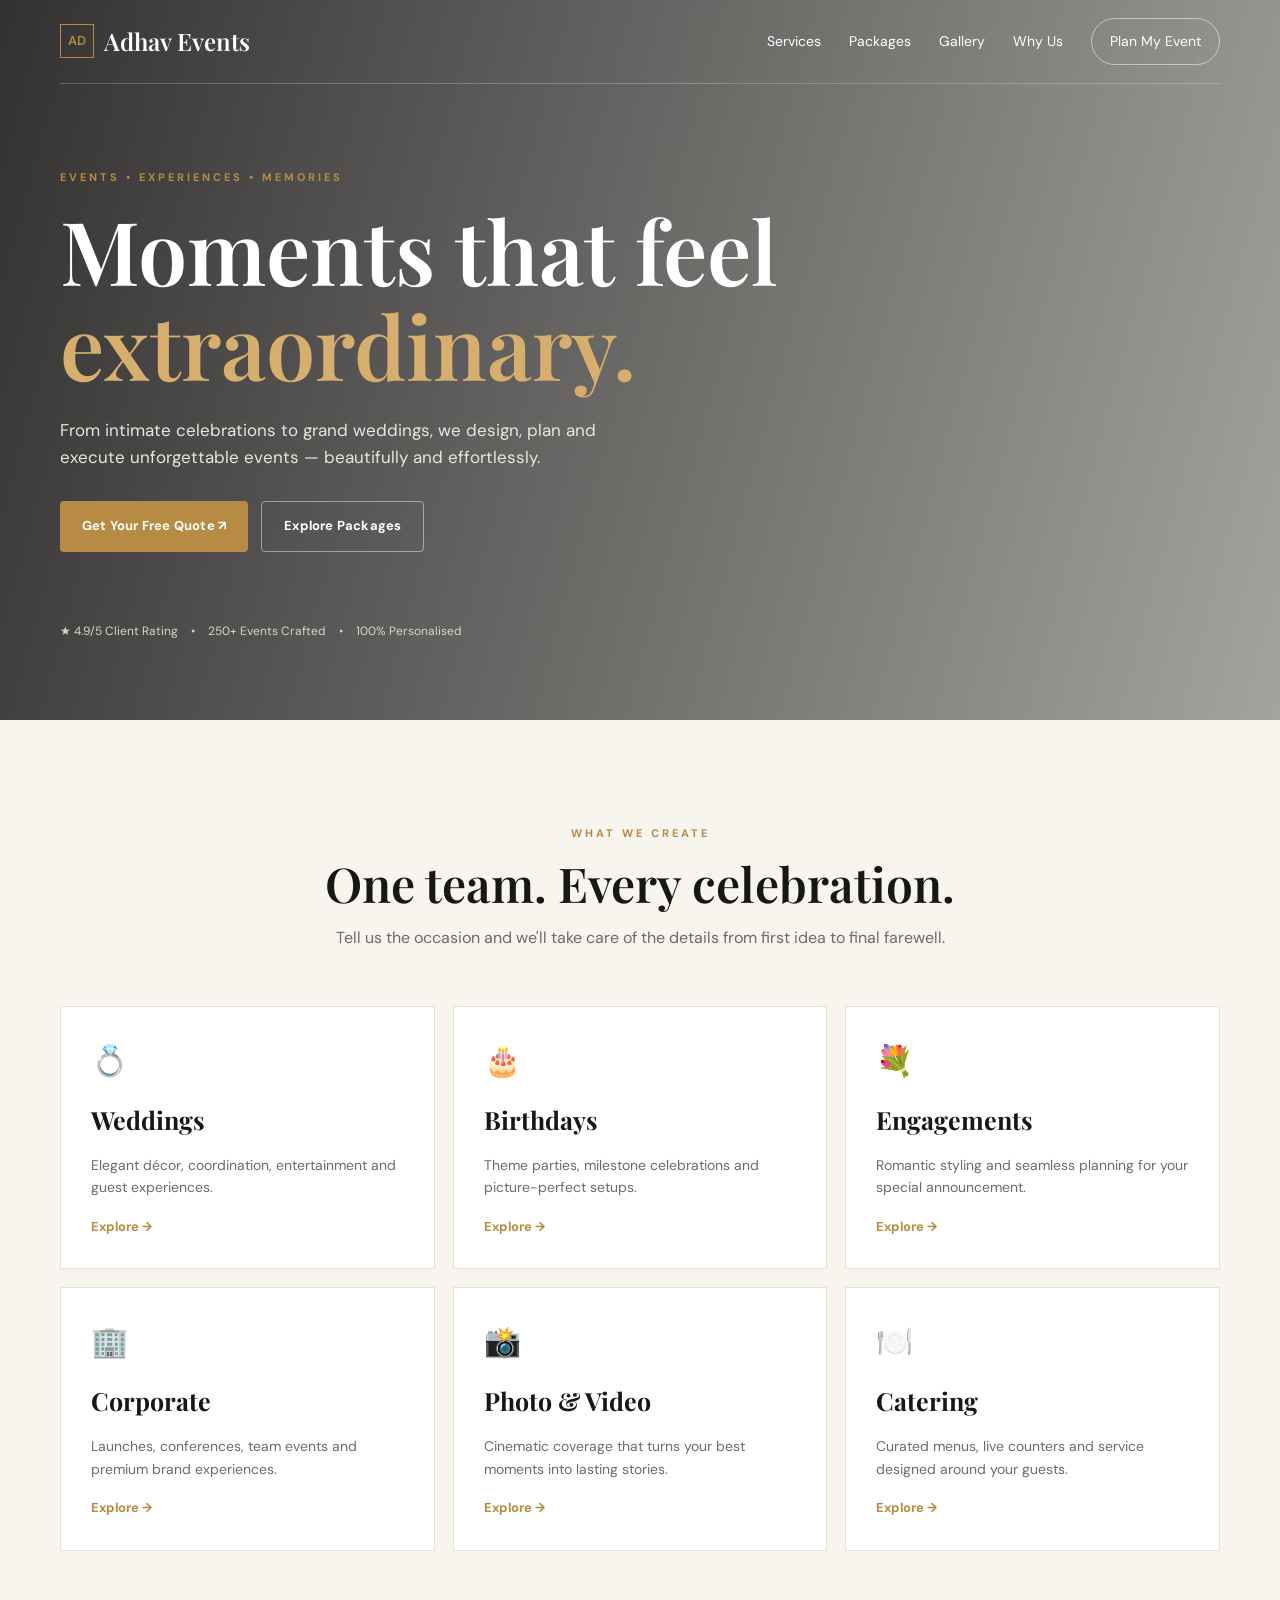
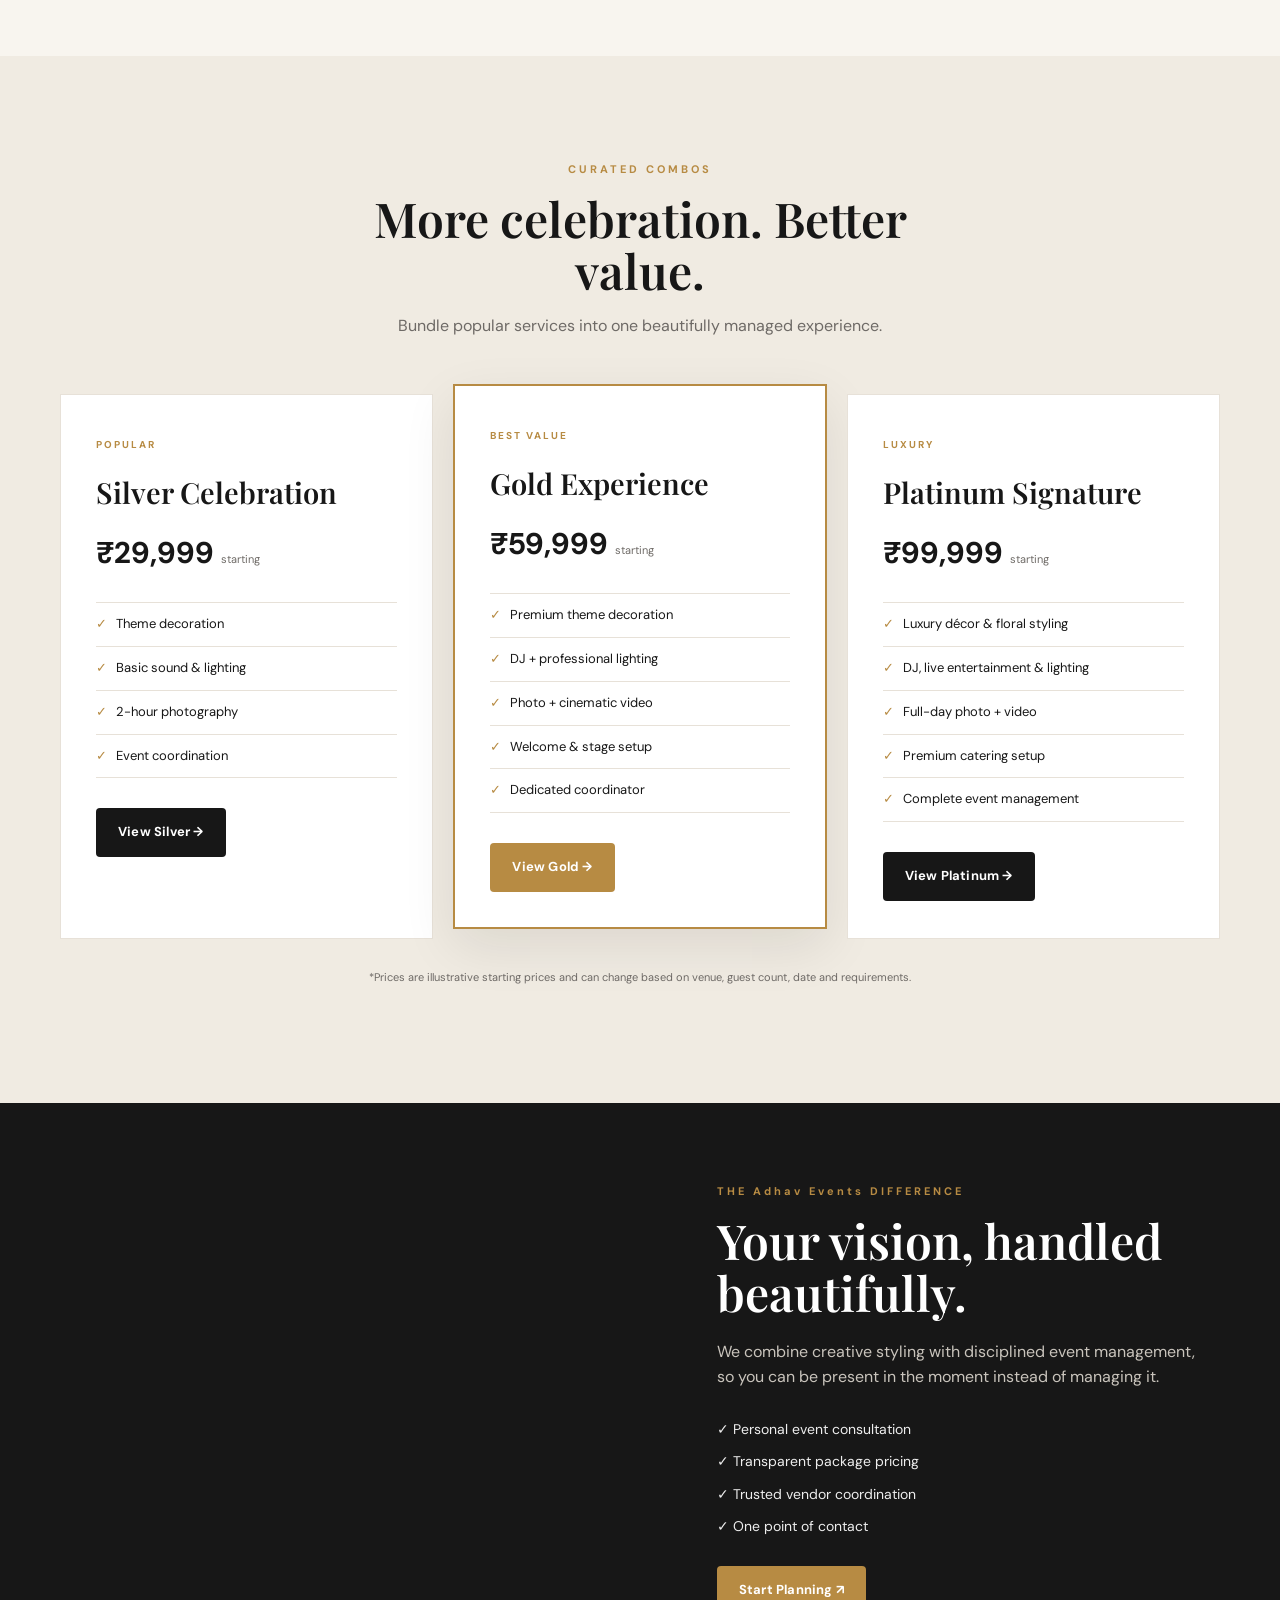
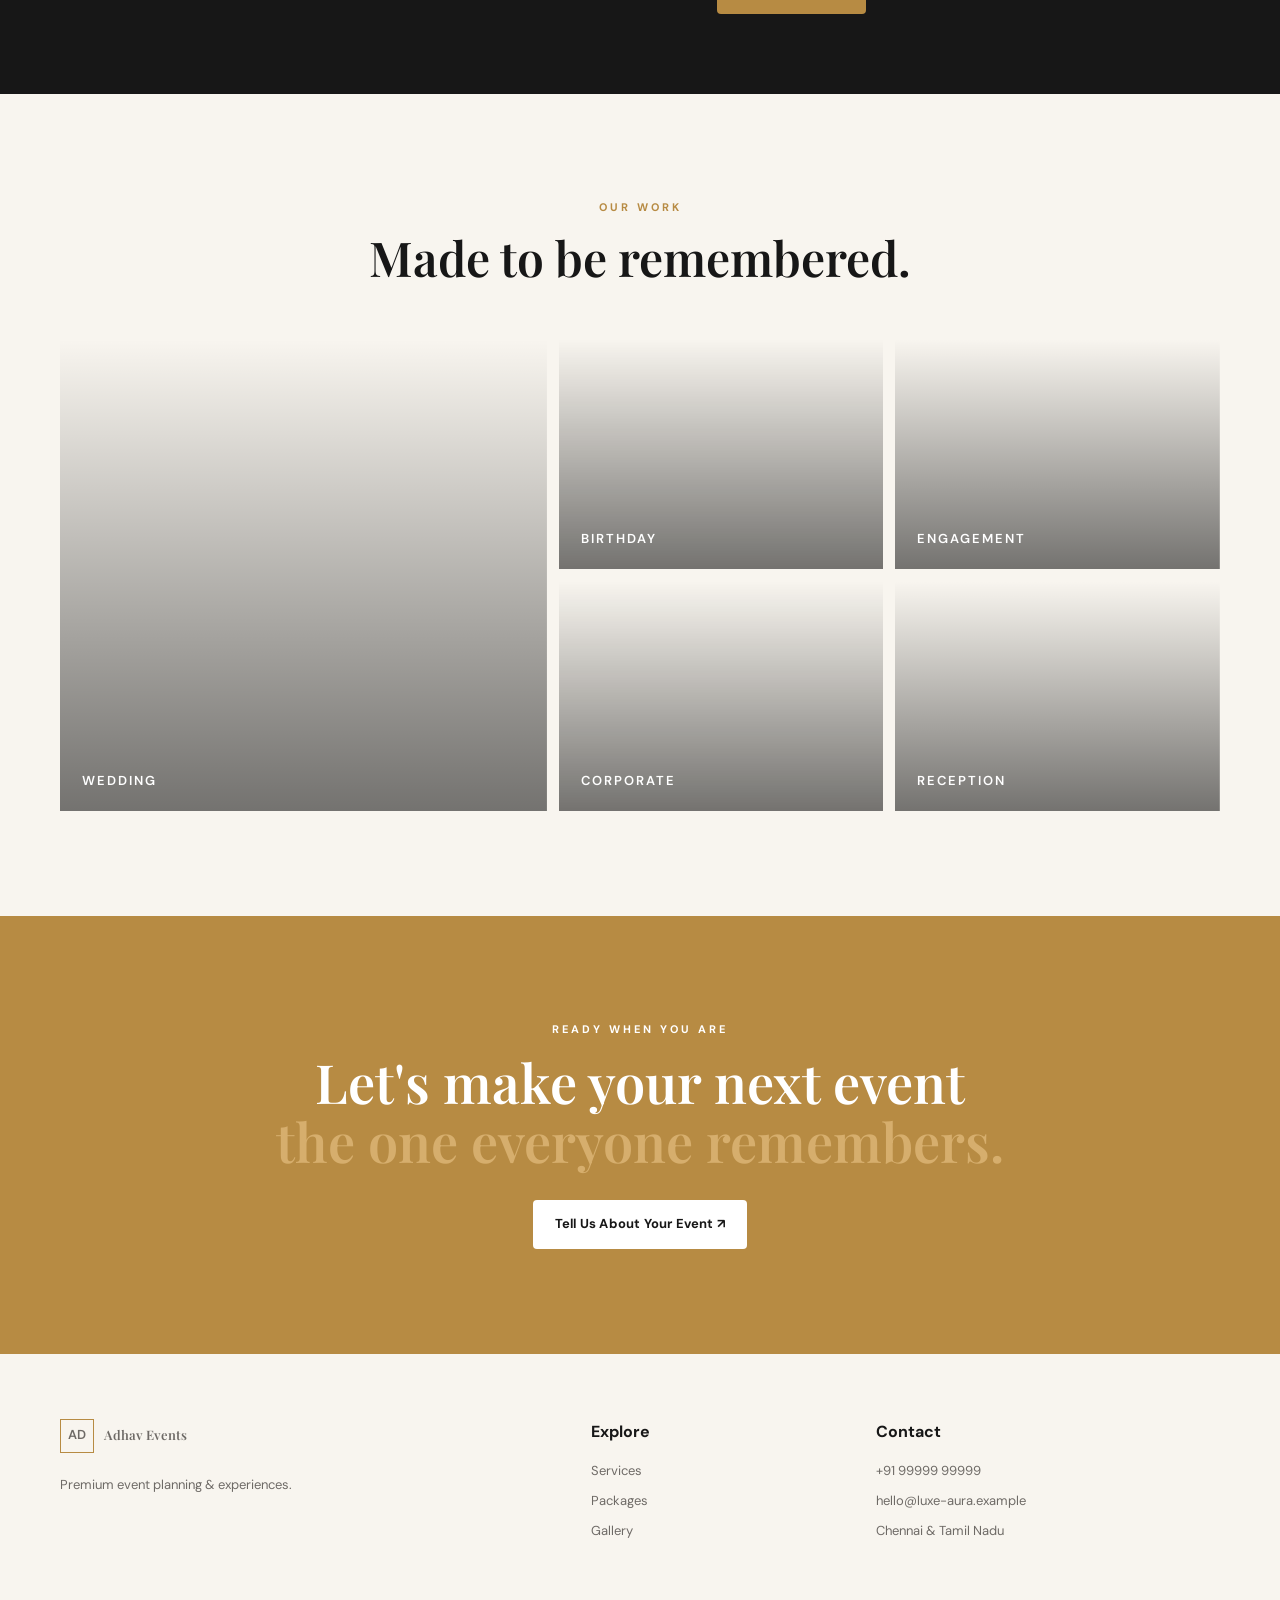
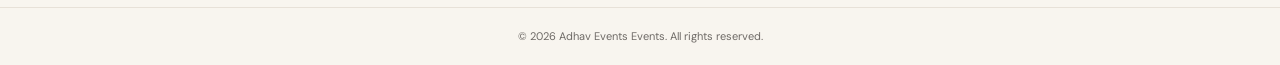
<file: index.html>
<!DOCTYPE html>
<html lang="en">
<head>
  <meta charset="UTF-8">
  <meta name="viewport" content="width=device-width, initial-scale=1.0">
  <meta name="description" content="Adhav Events — Event planning, decoration, catering and entertainment.">
  <title>Adhav Events | Make Every Moment Extraordinary</title>
  <link rel="preconnect" href="https://fonts.googleapis.com">
  <link rel="preconnect" href="https://fonts.gstatic.com" crossorigin>
  <link href="https://fonts.googleapis.com/css2?family=DM+Sans:wght@400;500;600;700&family=Playfair+Display:wght@500;600;700&display=swap" rel="stylesheet">
  <link rel="stylesheet" href="style.css">
</head>
<body>
<header class="site-header">
  <div class="container nav">
    <a class="brand" href="index.html"><span>AD</span> Adhav Events</a>
    <button class="menu-toggle" aria-label="Open menu">☰</button>
    <nav id="mainNav">
      <a href="#services">Services</a>
      <a href="#packages">Packages</a>
      <a href="#gallery">Gallery</a>
      <a href="#about">Why Us</a>
      <a class="nav-cta" href="https://forms.google.com/" target="_blank" rel="noopener">Plan My Event</a>
    </nav>
  </div>
</header>

<main>
<section class="hero">
  <div class="hero-overlay"></div>
  <div class="container hero-content">
    <p class="eyebrow">EVENTS • EXPERIENCES • MEMORIES</p>
    <h1>Moments that feel<br><em>extraordinary.</em></h1>
    <p class="hero-copy">From intimate celebrations to grand weddings, we design, plan and execute unforgettable events — beautifully and effortlessly.</p>
    <div class="hero-actions">
      <a class="btn btn-primary" href="https://forms.google.com/" target="_blank" rel="noopener">Get Your Free Quote ↗</a>
      <a class="btn btn-ghost" href="#packages">Explore Packages</a>
    </div>
    <div class="trust-row"><span>★ 4.9/5 Client Rating</span><span>•</span><span>250+ Events Crafted</span><span>•</span><span>100% Personalised</span></div>
  </div>
</section>

<section class="section" id="services">
  <div class="container">
    <div class="section-heading"><p class="eyebrow">WHAT WE CREATE</p><h2>One team. Every celebration.</h2><p>Tell us the occasion and we'll take care of the details from first idea to final farewell.</p></div>
    <div class="service-grid">
      <article class="service-card"><div class="icon">💍</div><h3>Weddings</h3><p>Elegant décor, coordination, entertainment and guest experiences.</p><a href="weddings.html">Explore →</a></article>
      <article class="service-card"><div class="icon">🎂</div><h3>Birthdays</h3><p>Theme parties, milestone celebrations and picture-perfect setups.</p><a href="birthdays.html">Explore →</a></article>
      <article class="service-card"><div class="icon">💐</div><h3>Engagements</h3><p>Romantic styling and seamless planning for your special announcement.</p><a href="engagements.html">Explore →</a></article>
      <article class="service-card"><div class="icon">🏢</div><h3>Corporate</h3><p>Launches, conferences, team events and premium brand experiences.</p><a href="corporate.html">Explore →</a></article>
      <article class="service-card"><div class="icon">📸</div><h3>Photo & Video</h3><p>Cinematic coverage that turns your best moments into lasting stories.</p><a href="photo-video.html">Explore →</a></article>
      <article class="service-card"><div class="icon">🍽️</div><h3>Catering</h3><p>Curated menus, live counters and service designed around your guests.</p><a href="catering.html">Explore →</a></article>
    </div>
  </div>
</section>

<section class="section packages" id="packages">
  <div class="container">
    <div class="section-heading"><p class="eyebrow">CURATED COMBOS</p><h2>More celebration. Better value.</h2><p>Bundle popular services into one beautifully managed experience.</p></div>
    <div class="package-grid">
      <article class="package-card"><span class="tag">POPULAR</span><h3>Silver Celebration</h3><div class="price">₹29,999 <small>starting</small></div><ul><li>Theme decoration</li><li>Basic sound & lighting</li><li>2-hour photography</li><li>Event coordination</li></ul><a class="btn btn-dark" href="silver.html">View Silver →</a></article>
      <article class="package-card featured"><span class="tag">BEST VALUE</span><h3>Gold Experience</h3><div class="price">₹59,999 <small>starting</small></div><ul><li>Premium theme decoration</li><li>DJ + professional lighting</li><li>Photo + cinematic video</li><li>Welcome & stage setup</li><li>Dedicated coordinator</li></ul><a class="btn btn-primary" href="gold.html">View Gold →</a></article>
      <article class="package-card"><span class="tag">LUXURY</span><h3>Platinum Signature</h3><div class="price">₹99,999 <small>starting</small></div><ul><li>Luxury décor & floral styling</li><li>DJ, live entertainment & lighting</li><li>Full-day photo + video</li><li>Premium catering setup</li><li>Complete event management</li></ul><a class="btn btn-dark" href="platinum.html">View Platinum →</a></article>
    </div>
    <p class="package-note">*Prices are illustrative starting prices and can change based on venue, guest count, date and requirements.</p>
  </div>
</section>

<section class="split-section" id="about">
  <div class="split-image"></div>
  <div class="split-copy"><p class="eyebrow">THE Adhav Events DIFFERENCE</p><h2>Your vision, handled beautifully.</h2><p>We combine creative styling with disciplined event management, so you can be present in the moment instead of managing it.</p><div class="checks"><span>✓ Personal event consultation</span><span>✓ Transparent package pricing</span><span>✓ Trusted vendor coordination</span><span>✓ One point of contact</span></div><a class="btn btn-primary" href="https://forms.google.com/" target="_blank" rel="noopener">Start Planning ↗</a></div>
</section>

<section class="section" id="gallery">
  <div class="container">
    <div class="section-heading"><p class="eyebrow">OUR WORK</p><h2>Made to be remembered.</h2></div>
    <div class="gallery-grid">
      <div class="gallery g1">WEDDING</div><div class="gallery g2">BIRTHDAY</div><div class="gallery g3">ENGAGEMENT</div><div class="gallery g4">CORPORATE</div><div class="gallery g5">RECEPTION</div>
    </div>
  </div>
</section>

<section class="quote-section">
  <div class="container quote-inner"><p class="eyebrow">READY WHEN YOU ARE</p><h2>Let's make your next event<br><em>the one everyone remembers.</em></h2><a class="btn btn-light" href="https://forms.google.com/" target="_blank" rel="noopener">Tell Us About Your Event ↗</a></div>
</section>
</main>

<footer>
  <div class="container footer-grid">
    <div><a class="brand" href="index.html"><span>AD</span> Adhav Events</a><p>Premium event planning & experiences.</p></div>
    <div><h4>Explore</h4><a href="#services">Services</a><a href="#packages">Packages</a><a href="#gallery">Gallery</a></div>
    <div><h4>Contact</h4><a href="tel:+919999999999">+91 99999 99999</a><a href="mailto:hello@luxe-aura.example">hello@luxe-aura.example</a><span>Chennai & Tamil Nadu</span></div>
  </div>
  <div class="copyright">© 2026 Adhav Events Events. All rights reserved.</div>
</footer>
<script src="script.js"></script>
</body>
</html>
</file>
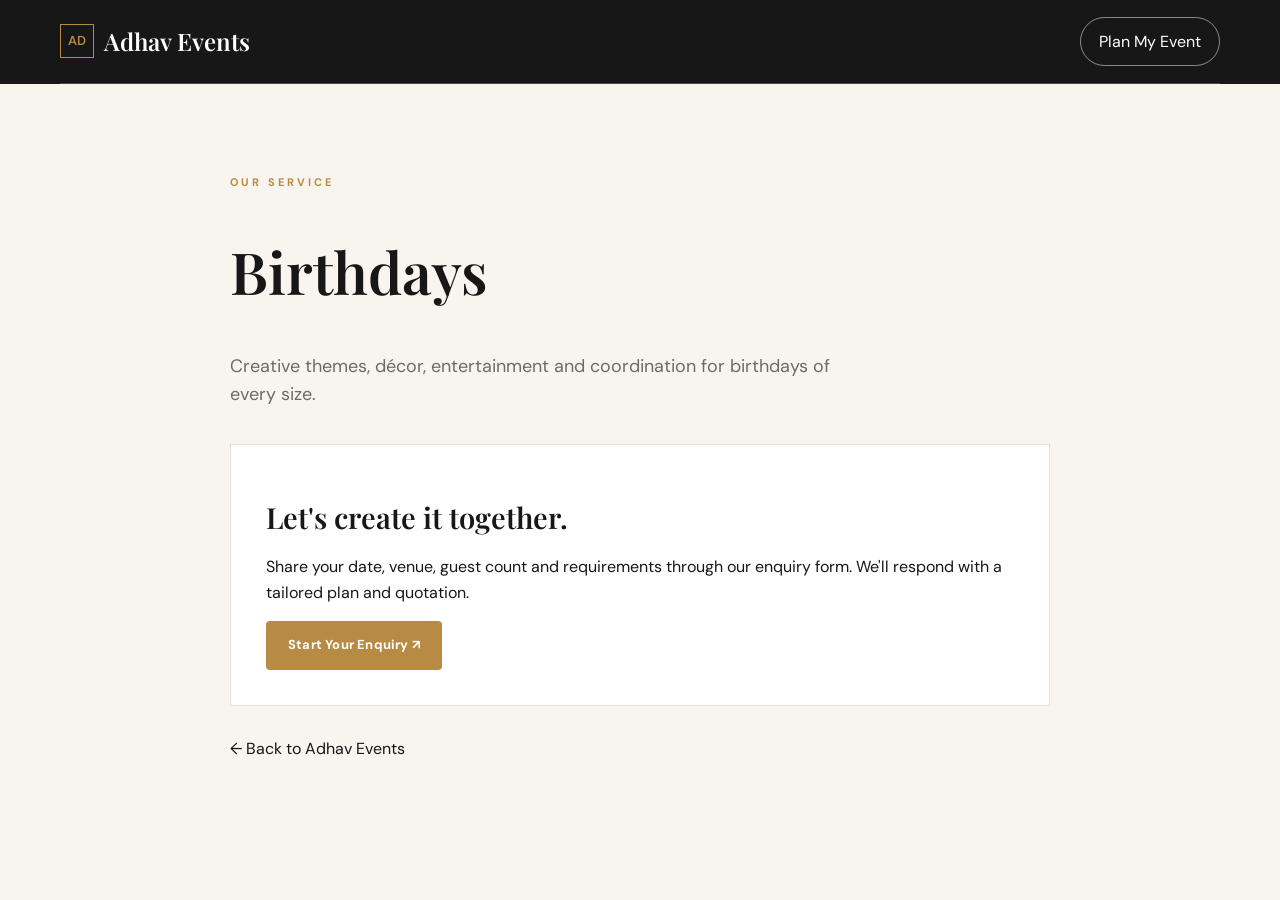
<file: birthdays.html>
<!DOCTYPE html><html lang="en"><head><meta charset="UTF-8"><meta name="viewport" content="width=device-width,initial-scale=1"><title>Birthdays | Adhav Events Events</title><link rel="stylesheet" href="style.css"><link rel="preconnect" href="https://fonts.googleapis.com"><link href="https://fonts.googleapis.com/css2?family=DM+Sans:wght@400;600;700&family=Playfair+Display:wght@600&display=swap" rel="stylesheet"></head><body><header class="site-header" style="background:#171717;position:relative"><div class="container nav"><a class="brand" href="index.html"><span>AD</span> Adhav Events</a><a class="nav-cta" href="https://forms.google.com/" target="_blank">Plan My Event</a></div></header><main><section class="section" style="padding-top:90px"><div class="container" style="max-width:820px"><p class="eyebrow">OUR SERVICE</p><h1 style="font:600 58px 'Playfair Display';line-height:1.1">Birthdays</h1><p style="font-size:18px;color:#6e6a66;max-width:650px">Creative themes, décor, entertainment and coordination for birthdays of every size.</p><div class="package-card" style="margin-top:35px"><h3>Let's create it together.</h3><p>Share your date, venue, guest count and requirements through our enquiry form. We'll respond with a tailored plan and quotation.</p><a class="btn btn-primary" href="https://forms.google.com/" target="_blank">Start Your Enquiry ↗</a></div><p style="margin-top:30px"><a href="index.html">← Back to Adhav Events</a></p></div></section></main></body></html>
</file>
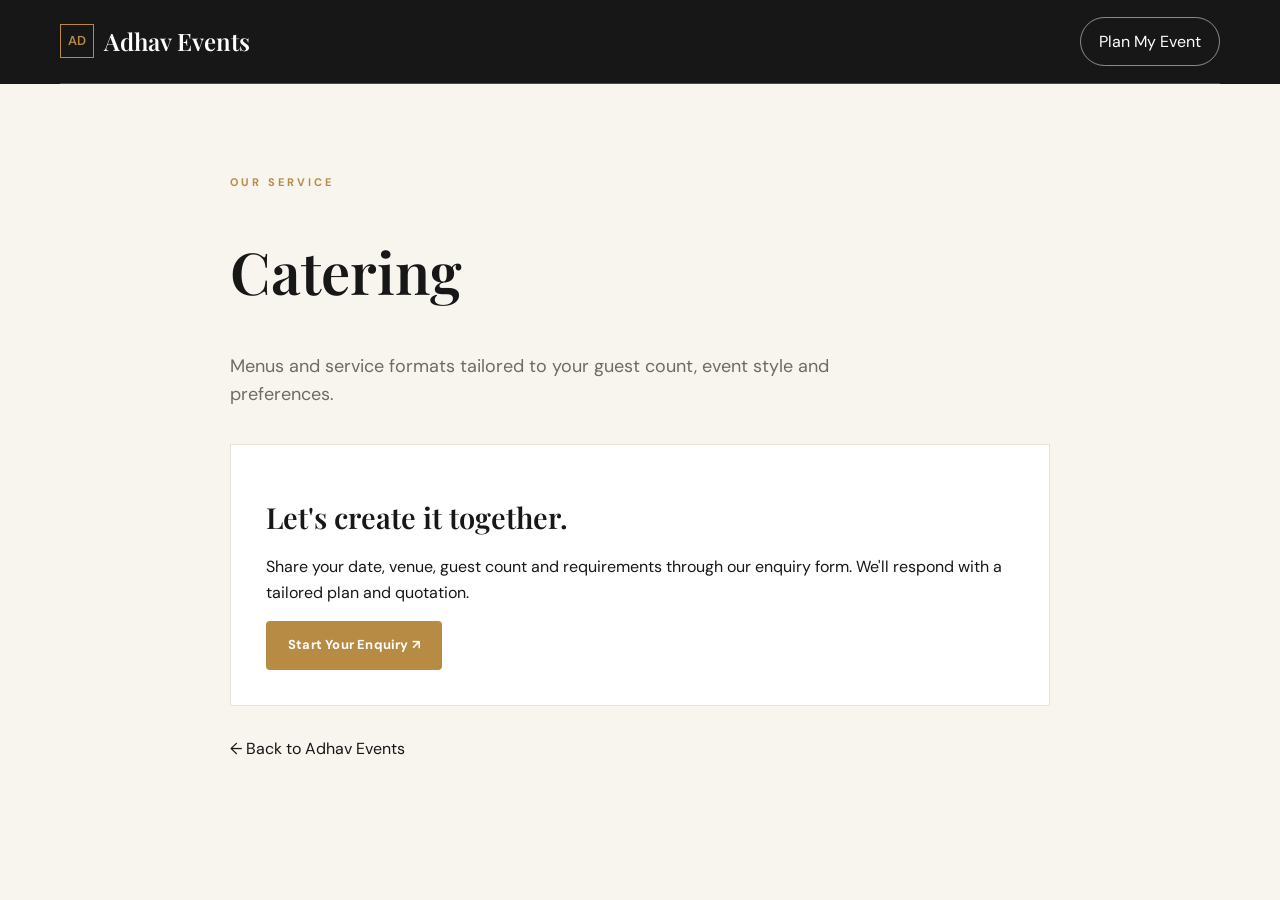
<file: catering.html>
<!DOCTYPE html><html lang="en"><head><meta charset="UTF-8"><meta name="viewport" content="width=device-width,initial-scale=1"><title>Catering | Adhav Events Events</title><link rel="stylesheet" href="style.css"><link rel="preconnect" href="https://fonts.googleapis.com"><link href="https://fonts.googleapis.com/css2?family=DM+Sans:wght@400;600;700&family=Playfair+Display:wght@600&display=swap" rel="stylesheet"></head><body><header class="site-header" style="background:#171717;position:relative"><div class="container nav"><a class="brand" href="index.html"><span>AD</span> Adhav Events</a><a class="nav-cta" href="https://forms.google.com/" target="_blank">Plan My Event</a></div></header><main><section class="section" style="padding-top:90px"><div class="container" style="max-width:820px"><p class="eyebrow">OUR SERVICE</p><h1 style="font:600 58px 'Playfair Display';line-height:1.1">Catering</h1><p style="font-size:18px;color:#6e6a66;max-width:650px">Menus and service formats tailored to your guest count, event style and preferences.</p><div class="package-card" style="margin-top:35px"><h3>Let's create it together.</h3><p>Share your date, venue, guest count and requirements through our enquiry form. We'll respond with a tailored plan and quotation.</p><a class="btn btn-primary" href="https://forms.google.com/" target="_blank">Start Your Enquiry ↗</a></div><p style="margin-top:30px"><a href="index.html">← Back to Adhav Events</a></p></div></section></main></body></html>
</file>
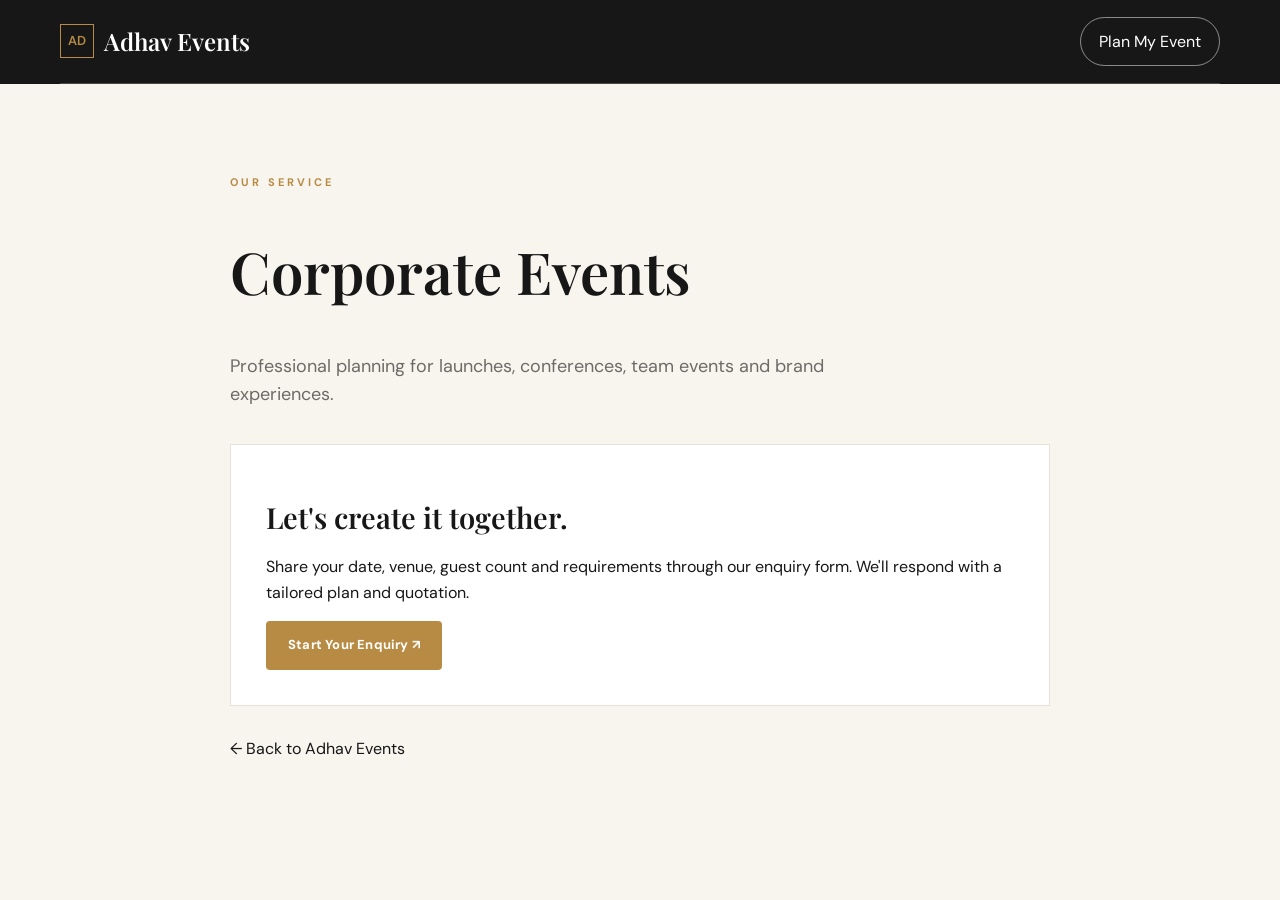
<file: corporate.html>
<!DOCTYPE html><html lang="en"><head><meta charset="UTF-8"><meta name="viewport" content="width=device-width,initial-scale=1"><title>Corporate Events | Adhav Events Events</title><link rel="stylesheet" href="style.css"><link rel="preconnect" href="https://fonts.googleapis.com"><link href="https://fonts.googleapis.com/css2?family=DM+Sans:wght@400;600;700&family=Playfair+Display:wght@600&display=swap" rel="stylesheet"></head><body><header class="site-header" style="background:#171717;position:relative"><div class="container nav"><a class="brand" href="index.html"><span>AD</span> Adhav Events</a><a class="nav-cta" href="https://forms.google.com/" target="_blank">Plan My Event</a></div></header><main><section class="section" style="padding-top:90px"><div class="container" style="max-width:820px"><p class="eyebrow">OUR SERVICE</p><h1 style="font:600 58px 'Playfair Display';line-height:1.1">Corporate Events</h1><p style="font-size:18px;color:#6e6a66;max-width:650px">Professional planning for launches, conferences, team events and brand experiences.</p><div class="package-card" style="margin-top:35px"><h3>Let's create it together.</h3><p>Share your date, venue, guest count and requirements through our enquiry form. We'll respond with a tailored plan and quotation.</p><a class="btn btn-primary" href="https://forms.google.com/" target="_blank">Start Your Enquiry ↗</a></div><p style="margin-top:30px"><a href="index.html">← Back to Adhav Events</a></p></div></section></main></body></html>
</file>
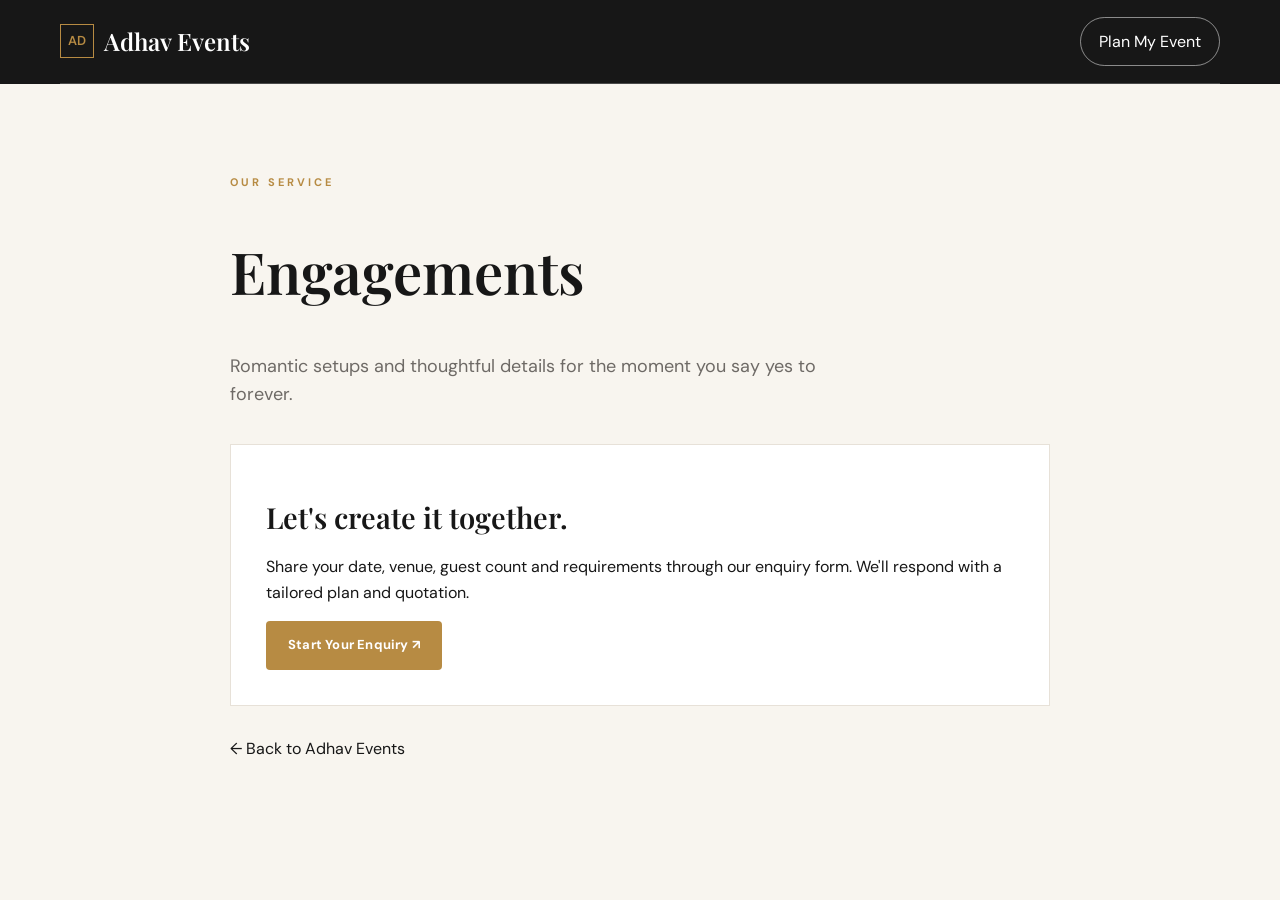
<file: engagements.html>
<!DOCTYPE html><html lang="en"><head><meta charset="UTF-8"><meta name="viewport" content="width=device-width,initial-scale=1"><title>Engagements | Adhav Events Events</title><link rel="stylesheet" href="style.css"><link rel="preconnect" href="https://fonts.googleapis.com"><link href="https://fonts.googleapis.com/css2?family=DM+Sans:wght@400;600;700&family=Playfair+Display:wght@600&display=swap" rel="stylesheet"></head><body><header class="site-header" style="background:#171717;position:relative"><div class="container nav"><a class="brand" href="index.html"><span>AD</span> Adhav Events</a><a class="nav-cta" href="https://forms.google.com/" target="_blank">Plan My Event</a></div></header><main><section class="section" style="padding-top:90px"><div class="container" style="max-width:820px"><p class="eyebrow">OUR SERVICE</p><h1 style="font:600 58px 'Playfair Display';line-height:1.1">Engagements</h1><p style="font-size:18px;color:#6e6a66;max-width:650px">Romantic setups and thoughtful details for the moment you say yes to forever.</p><div class="package-card" style="margin-top:35px"><h3>Let's create it together.</h3><p>Share your date, venue, guest count and requirements through our enquiry form. We'll respond with a tailored plan and quotation.</p><a class="btn btn-primary" href="https://forms.google.com/" target="_blank">Start Your Enquiry ↗</a></div><p style="margin-top:30px"><a href="index.html">← Back to Adhav Events</a></p></div></section></main></body></html>
</file>
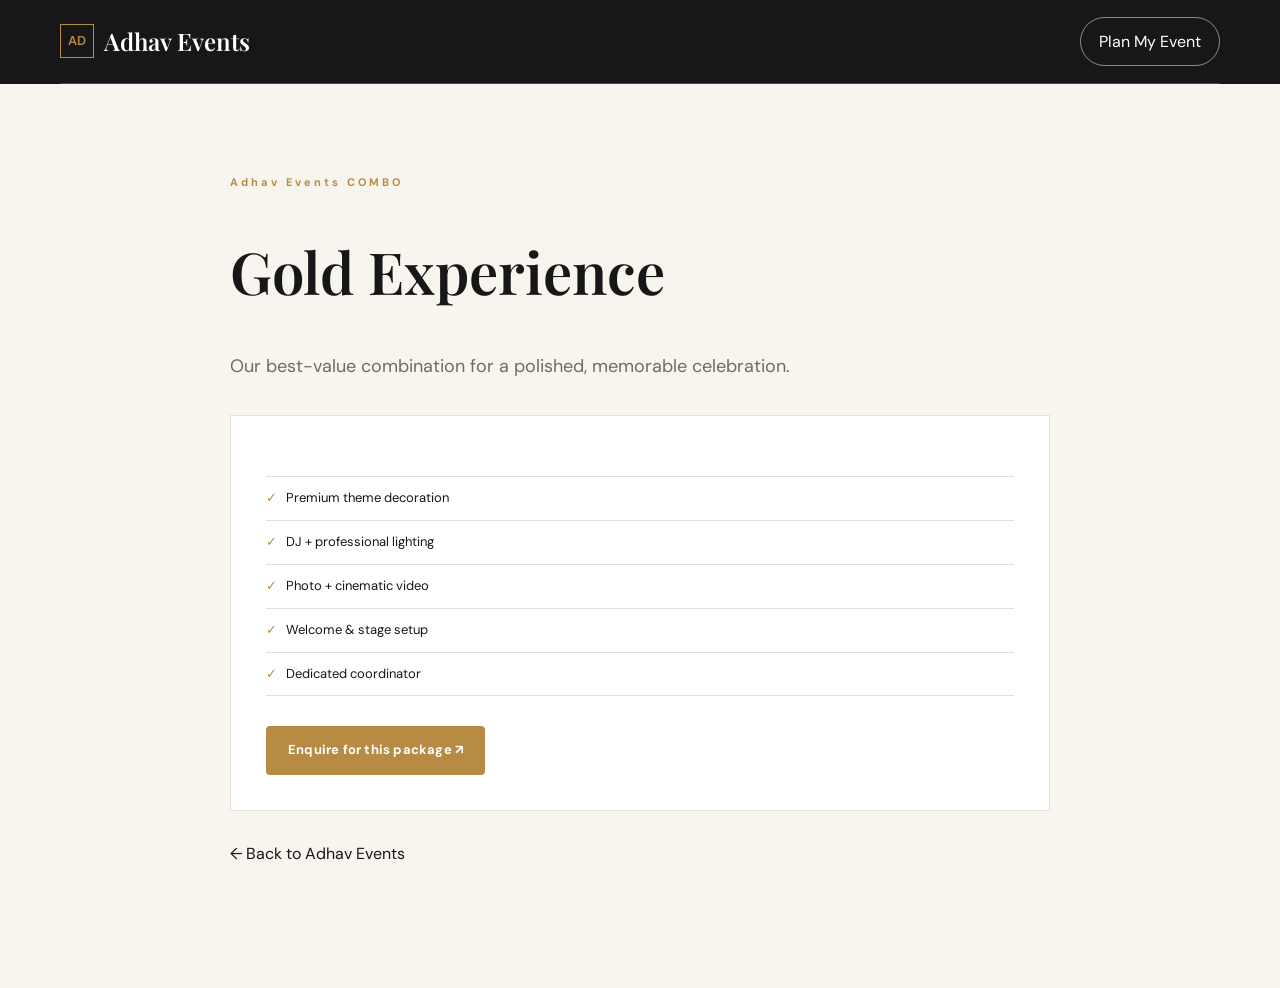
<file: gold.html>
<!DOCTYPE html><html lang="en"><head><meta charset="UTF-8"><meta name="viewport" content="width=device-width,initial-scale=1"><title>Gold Experience | Adhav Events Events</title><link rel="stylesheet" href="style.css"><link rel="preconnect" href="https://fonts.googleapis.com"><link href="https://fonts.googleapis.com/css2?family=DM+Sans:wght@400;600;700&family=Playfair+Display:wght@600&display=swap" rel="stylesheet"></head><body><header class="site-header" style="background:#171717;position:relative"><div class="container nav"><a class="brand" href="index.html"><span>AD</span> Adhav Events</a><a class="nav-cta" href="https://forms.google.com/" target="_blank">Plan My Event</a></div></header><main><section class="section" style="padding-top:90px"><div class="container" style="max-width:820px"><p class="eyebrow">Adhav Events COMBO</p><h1 style="font:600 58px 'Playfair Display';line-height:1.1">Gold Experience</h1><p style="font-size:18px;color:#6e6a66;max-width:650px">Our best-value combination for a polished, memorable celebration.</p><div class="package-card" style="margin-top:35px"><ul><li>Premium theme decoration</li><li>DJ + professional lighting</li><li>Photo + cinematic video</li><li>Welcome & stage setup</li><li>Dedicated coordinator</li></ul><a class="btn btn-primary" href="https://forms.google.com/" target="_blank">Enquire for this package ↗</a></div><p style="margin-top:30px"><a href="index.html">← Back to Adhav Events</a></p></div></section></main></body></html>
</file>
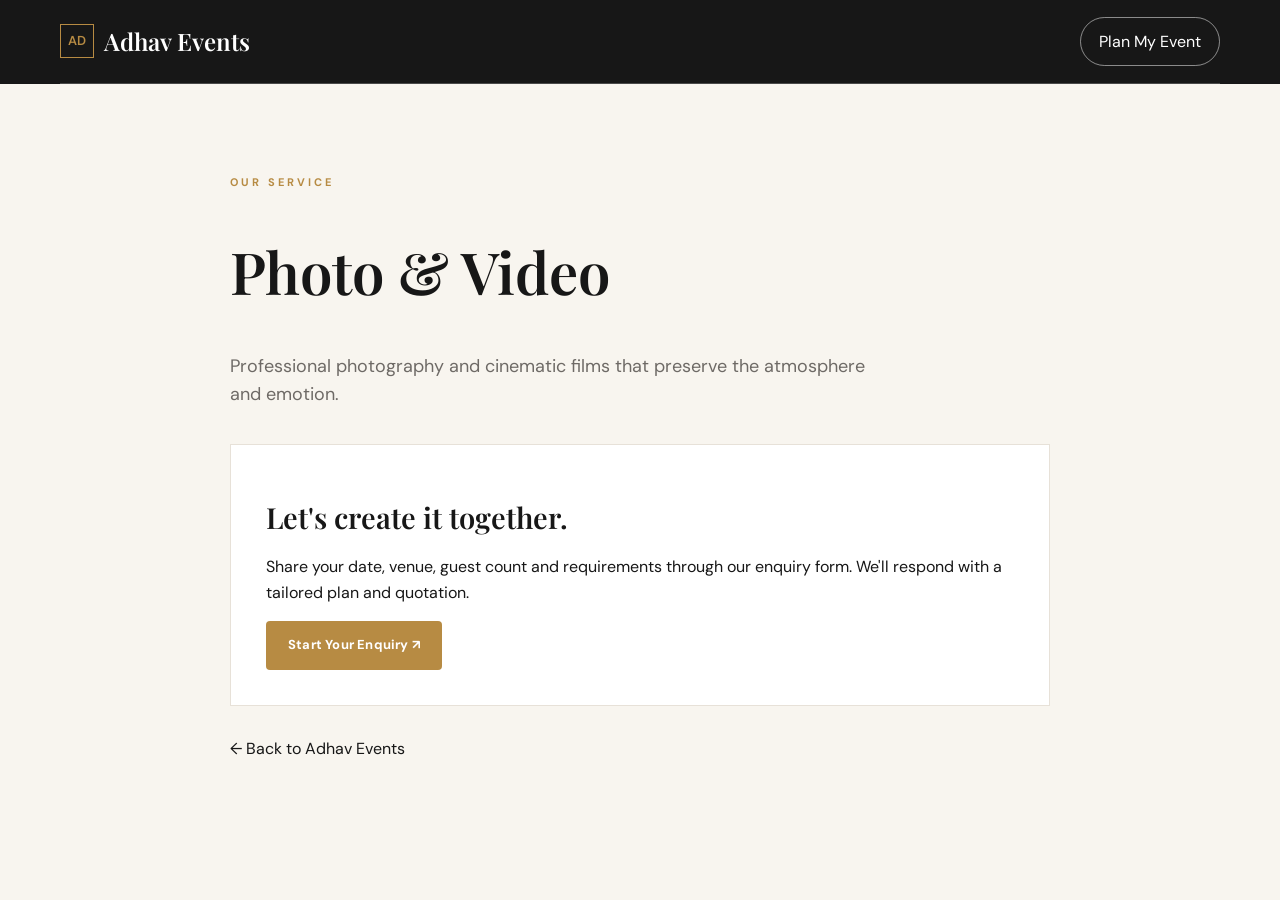
<file: photo-video.html>
<!DOCTYPE html><html lang="en"><head><meta charset="UTF-8"><meta name="viewport" content="width=device-width,initial-scale=1"><title>Photo & Video | Adhav Events Events</title><link rel="stylesheet" href="style.css"><link rel="preconnect" href="https://fonts.googleapis.com"><link href="https://fonts.googleapis.com/css2?family=DM+Sans:wght@400;600;700&family=Playfair+Display:wght@600&display=swap" rel="stylesheet"></head><body><header class="site-header" style="background:#171717;position:relative"><div class="container nav"><a class="brand" href="index.html"><span>AD</span> Adhav Events</a><a class="nav-cta" href="https://forms.google.com/" target="_blank">Plan My Event</a></div></header><main><section class="section" style="padding-top:90px"><div class="container" style="max-width:820px"><p class="eyebrow">OUR SERVICE</p><h1 style="font:600 58px 'Playfair Display';line-height:1.1">Photo & Video</h1><p style="font-size:18px;color:#6e6a66;max-width:650px">Professional photography and cinematic films that preserve the atmosphere and emotion.</p><div class="package-card" style="margin-top:35px"><h3>Let's create it together.</h3><p>Share your date, venue, guest count and requirements through our enquiry form. We'll respond with a tailored plan and quotation.</p><a class="btn btn-primary" href="https://forms.google.com/" target="_blank">Start Your Enquiry ↗</a></div><p style="margin-top:30px"><a href="index.html">← Back to Adhav Events</a></p></div></section></main></body></html>
</file>
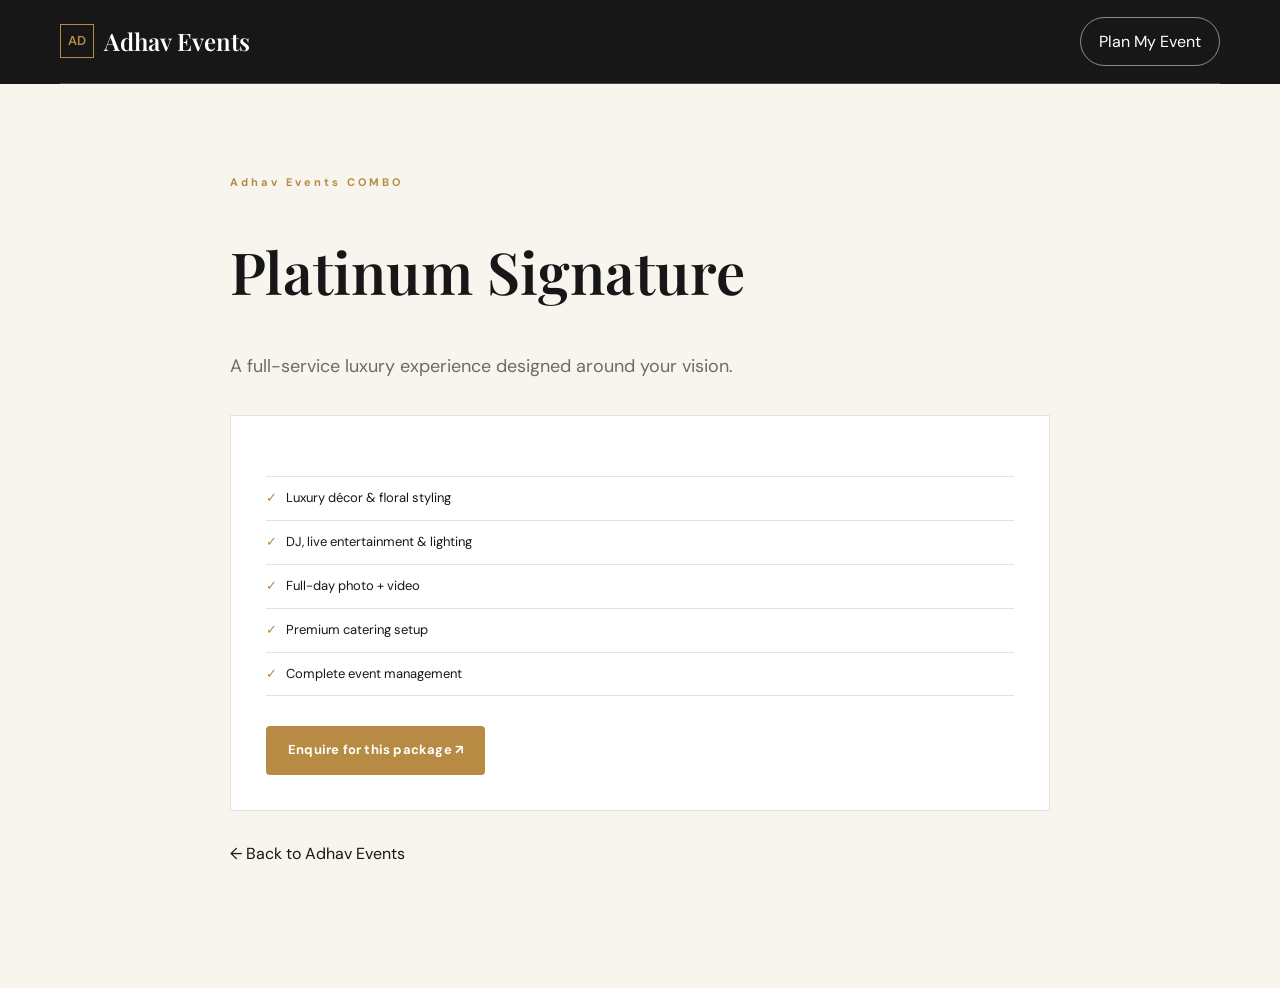
<file: platinum.html>
<!DOCTYPE html><html lang="en"><head><meta charset="UTF-8"><meta name="viewport" content="width=device-width,initial-scale=1"><title>Platinum Signature | Adhav Events Events</title><link rel="stylesheet" href="style.css"><link rel="preconnect" href="https://fonts.googleapis.com"><link href="https://fonts.googleapis.com/css2?family=DM+Sans:wght@400;600;700&family=Playfair+Display:wght@600&display=swap" rel="stylesheet"></head><body><header class="site-header" style="background:#171717;position:relative"><div class="container nav"><a class="brand" href="index.html"><span>AD</span> Adhav Events</a><a class="nav-cta" href="https://forms.google.com/" target="_blank">Plan My Event</a></div></header><main><section class="section" style="padding-top:90px"><div class="container" style="max-width:820px"><p class="eyebrow">Adhav Events COMBO</p><h1 style="font:600 58px 'Playfair Display';line-height:1.1">Platinum Signature</h1><p style="font-size:18px;color:#6e6a66;max-width:650px">A full-service luxury experience designed around your vision.</p><div class="package-card" style="margin-top:35px"><ul><li>Luxury décor & floral styling</li><li>DJ, live entertainment & lighting</li><li>Full-day photo + video</li><li>Premium catering setup</li><li>Complete event management</li></ul><a class="btn btn-primary" href="https://forms.google.com/" target="_blank">Enquire for this package ↗</a></div><p style="margin-top:30px"><a href="index.html">← Back to Adhav Events</a></p></div></section></main></body></html>
</file>
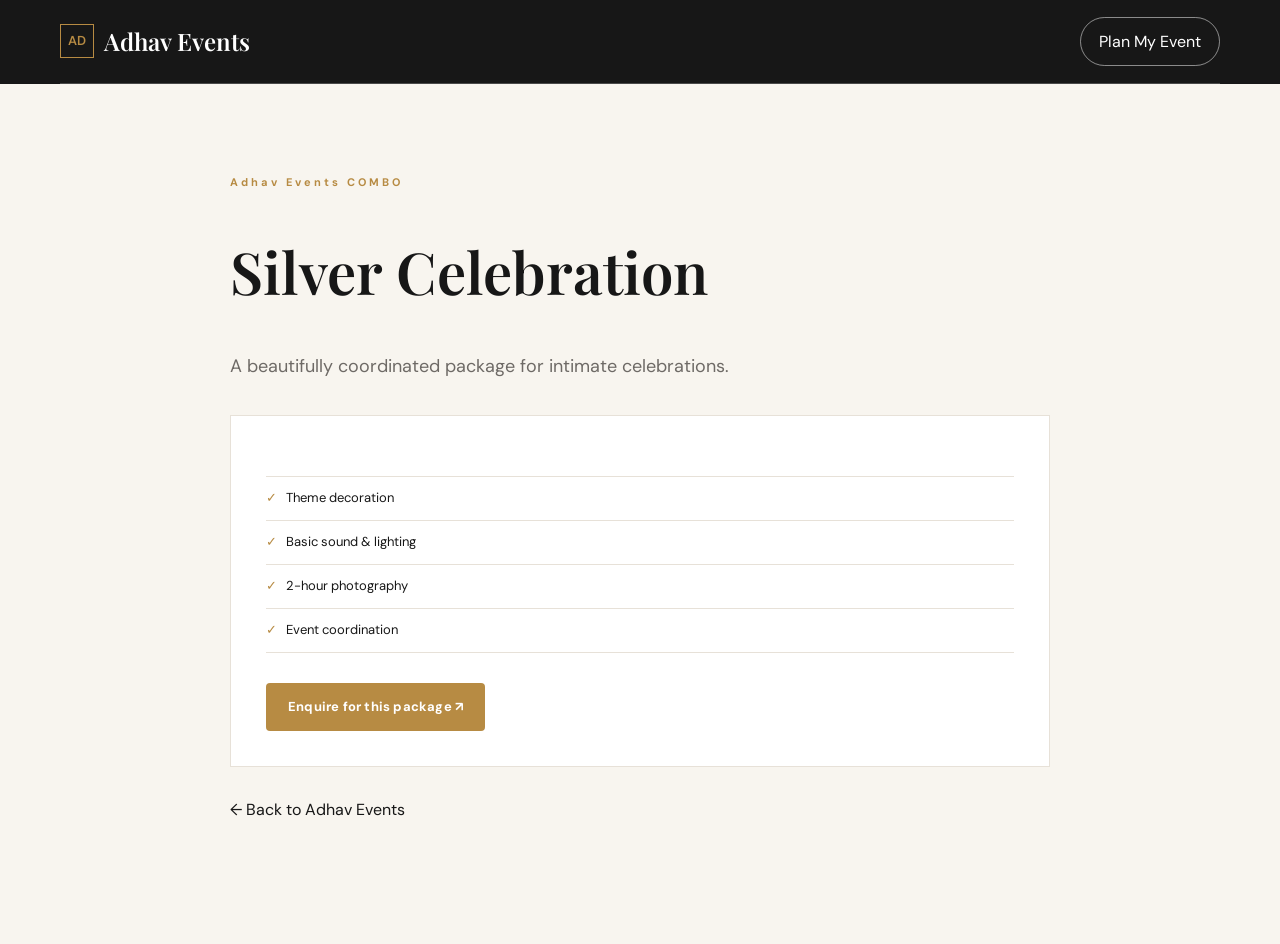
<file: silver.html>
<!DOCTYPE html><html lang="en"><head><meta charset="UTF-8"><meta name="viewport" content="width=device-width,initial-scale=1"><title>Silver Celebration | Adhav Events Events</title><link rel="stylesheet" href="style.css"><link rel="preconnect" href="https://fonts.googleapis.com"><link href="https://fonts.googleapis.com/css2?family=DM+Sans:wght@400;600;700&family=Playfair+Display:wght@600&display=swap" rel="stylesheet"></head><body><header class="site-header" style="background:#171717;position:relative"><div class="container nav"><a class="brand" href="index.html"><span>AD</span> Adhav Events</a><a class="nav-cta" href="https://forms.google.com/" target="_blank">Plan My Event</a></div></header><main><section class="section" style="padding-top:90px"><div class="container" style="max-width:820px"><p class="eyebrow">Adhav Events COMBO</p><h1 style="font:600 58px 'Playfair Display';line-height:1.1">Silver Celebration</h1><p style="font-size:18px;color:#6e6a66;max-width:650px">A beautifully coordinated package for intimate celebrations.</p><div class="package-card" style="margin-top:35px"><ul><li>Theme decoration</li><li>Basic sound & lighting</li><li>2-hour photography</li><li>Event coordination</li></ul><a class="btn btn-primary" href="https://forms.google.com/" target="_blank">Enquire for this package ↗</a></div><p style="margin-top:30px"><a href="index.html">← Back to Adhav Events</a></p></div></section></main></body></html>
</file>
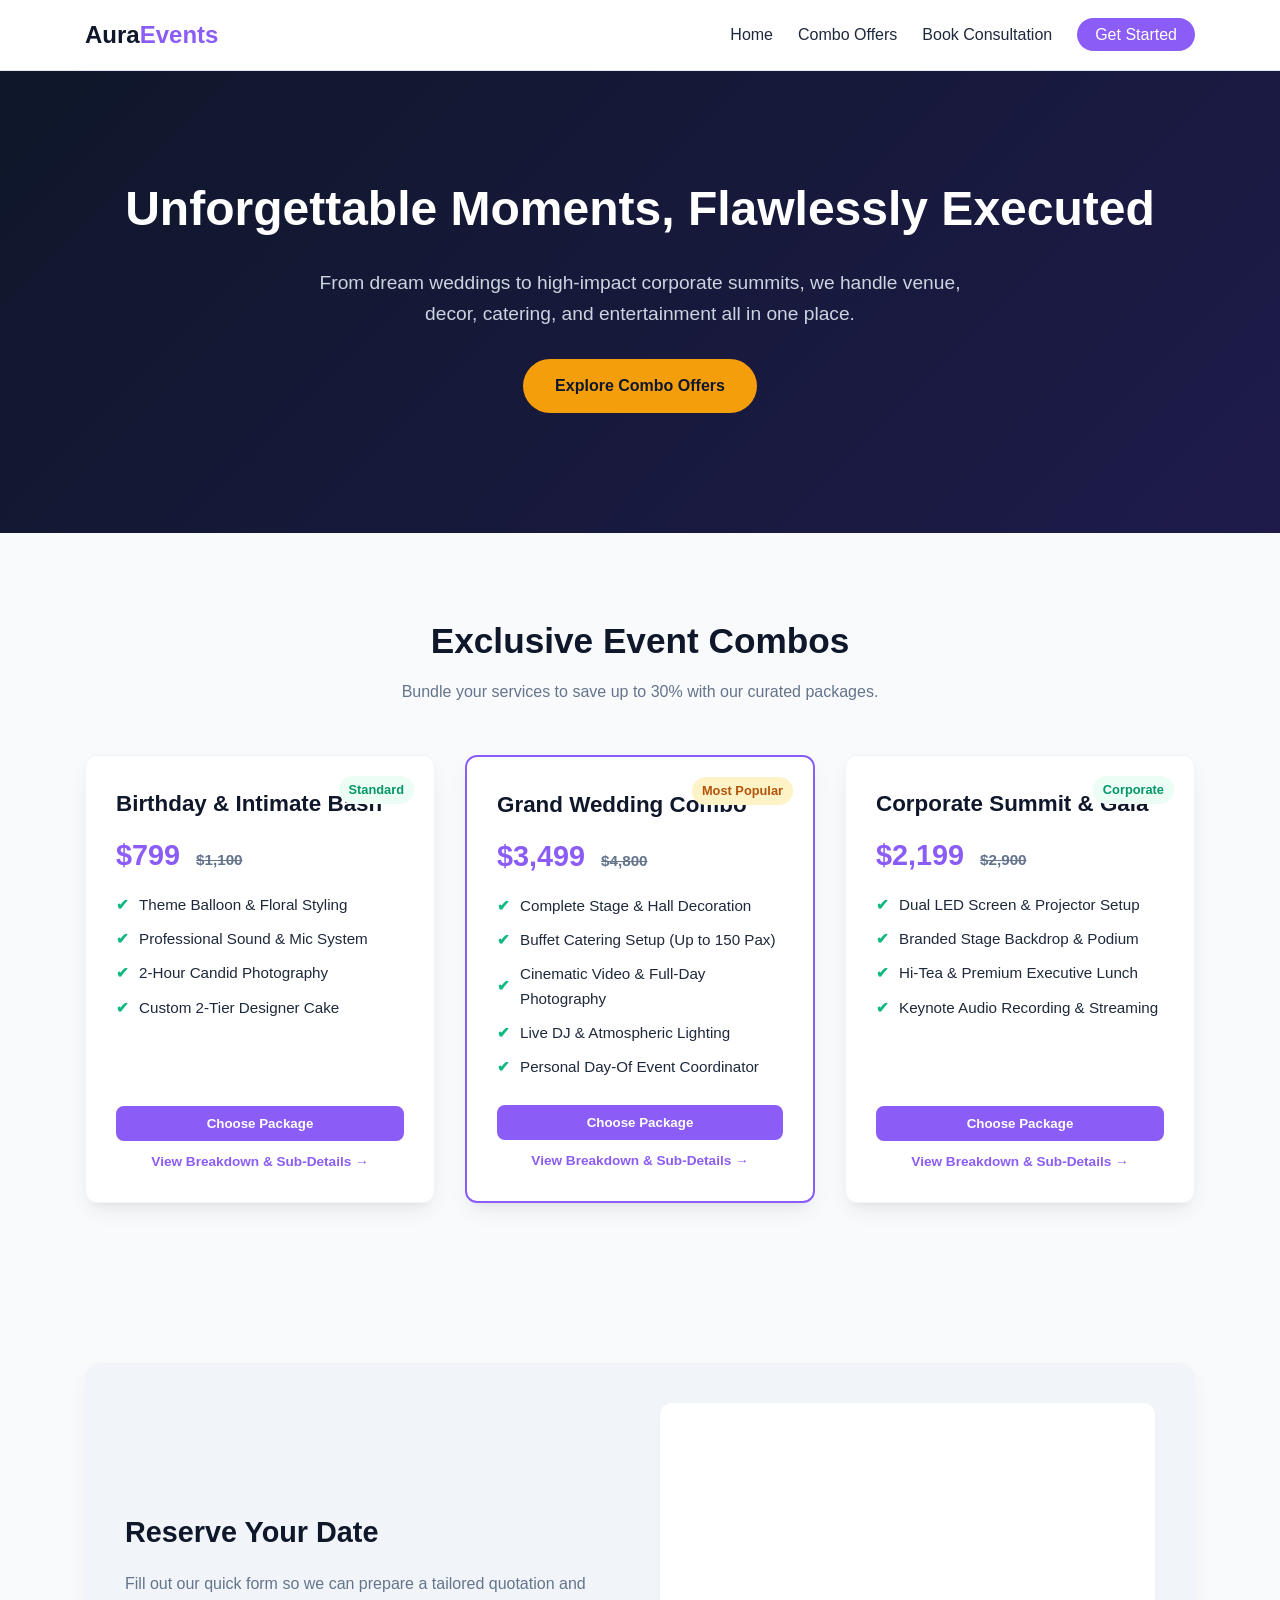
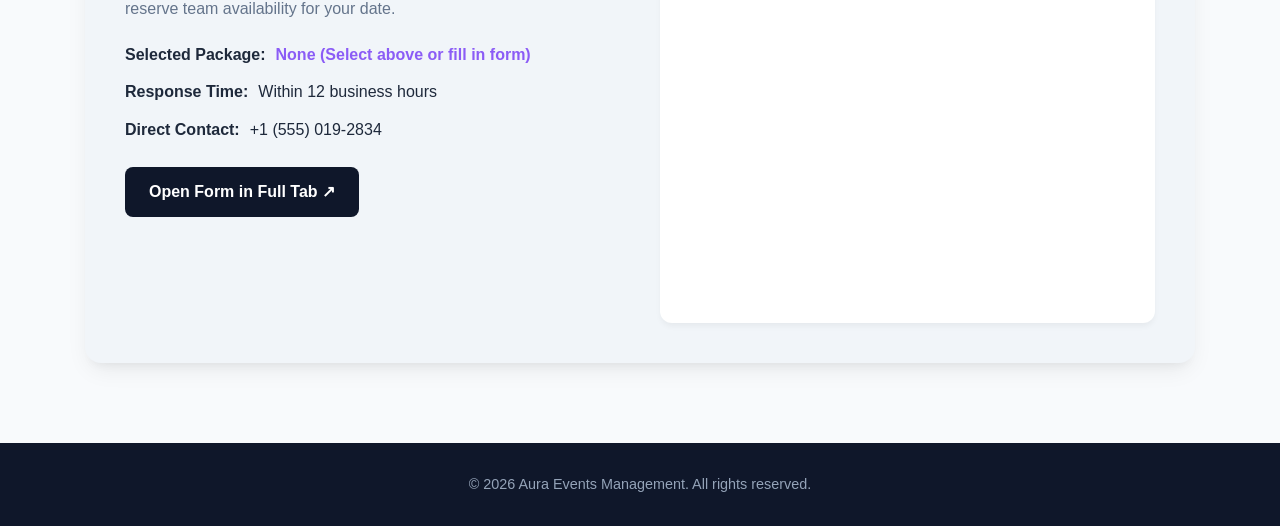
<file: Untitled-1.html>
<!DOCTYPE html>
<html lang="en">
<head>
  <meta charset="UTF-8" />
  <meta name="viewport" content="width=device-width, initial-scale=1.0" />
  <title>Aura Events & Celebrations | Event Planning</title>
  <style>
    /* ---------------- CSS VARIABLES & RESET ---------------- */
    :root {
      --primary: #8b5cf6;
      --primary-hover: #7c3aed;
      --secondary: #0f172a;
      --accent: #f59e0b;
      --bg: #f8fafc;
      --card-bg: #ffffff;
      --text: #1e293b;
      --text-muted: #64748b;
      --radius: 12px;
      --shadow: 0 10px 25px -5px rgba(0, 0, 0, 0.08), 0 8px 10px -6px rgba(0, 0, 0, 0.05);
    }

    * {
      box-sizing: border-box;
      margin: 0;
      padding: 0;
      font-family: 'Segoe UI', Roboto, Helvetica, Arial, sans-serif;
    }

    body {
      background-color: var(--bg);
      color: var(--text);
      line-height: 1.6;
      scroll-behavior: smooth;
    }

    a {
      text-decoration: none;
      color: inherit;
    }

    .container {
      max-width: 1150px;
      margin: 0 auto;
      padding: 0 20px;
    }

    /* ---------------- NAVIGATION ---------------- */
    header {
      background: rgba(255, 255, 255, 0.95);
      backdrop-filter: blur(8px);
      position: sticky;
      top: 0;
      z-index: 100;
      border-bottom: 1px solid #e2e8f0;
    }

    nav {
      display: flex;
      justify-content: space-between;
      align-items: center;
      height: 70px;
    }

    .logo {
      font-size: 1.5rem;
      font-weight: 700;
      color: var(--secondary);
    }

    .logo span {
      color: var(--primary);
    }

    .nav-links {
      display: flex;
      list-style: none;
      gap: 25px;
    }

    .nav-links a {
      font-weight: 500;
      transition: color 0.2s ease;
    }

    .nav-links a:hover {
      color: var(--primary);
    }

    .btn-nav {
      background: var(--primary);
      color: #fff !important;
      padding: 8px 18px;
      border-radius: 20px;
      transition: background 0.2s ease;
    }

    .btn-nav:hover {
      background: var(--primary-hover);
    }

    /* ---------------- HERO SECTION ---------------- */
    .hero {
      background: linear-gradient(135deg, #0f172a 0%, #1e1b4b 100%);
      color: #fff;
      padding: 100px 0 120px;
      text-align: center;
      position: relative;
    }

    .hero h1 {
      font-size: 3rem;
      font-weight: 800;
      margin-bottom: 20px;
    }

    .hero p {
      font-size: 1.2rem;
      color: #cbd5e1;
      max-width: 650px;
      margin: 0 auto 30px;
    }

    .hero-btn {
      display: inline-block;
      background: var(--accent);
      color: #0f172a;
      font-weight: 700;
      padding: 14px 32px;
      border-radius: 30px;
      transition: transform 0.2s, background 0.2s;
    }

    .hero-btn:hover {
      transform: translateY(-2px);
      background: #d97706;
      color: #fff;
    }

    /* ---------------- SECTION COMMON ---------------- */
    section {
      padding: 80px 0;
    }

    .section-title {
      text-align: center;
      margin-bottom: 50px;
    }

    .section-title h2 {
      font-size: 2.2rem;
      color: var(--secondary);
      margin-bottom: 10px;
    }

    .section-title p {
      color: var(--text-muted);
    }

    /* ---------------- COMBO OFFERS SECTION ---------------- */
    .offers-grid {
      display: grid;
      grid-template-columns: repeat(auto-fit, minmax(300px, 1fr));
      gap: 30px;
    }

    .offer-card {
      background: var(--card-bg);
      border-radius: var(--radius);
      padding: 30px;
      box-shadow: var(--shadow);
      display: flex;
      flex-direction: column;
      justify-content: space-between;
      position: relative;
      border: 1px solid #f1f5f9;
      transition: transform 0.2s ease, border-color 0.2s ease;
    }

    .offer-card:hover {
      transform: translateY(-5px);
      border-color: var(--primary);
    }

    .badge {
      position: absolute;
      top: 20px;
      right: 20px;
      background: #ecfdf5;
      color: #059669;
      font-size: 0.8rem;
      font-weight: 700;
      padding: 4px 10px;
      border-radius: 20px;
    }

    .badge.popular {
      background: #fef3c7;
      color: #b45309;
    }

    .offer-card h3 {
      font-size: 1.4rem;
      margin-bottom: 10px;
      color: var(--secondary);
    }

    .price {
      font-size: 1.8rem;
      font-weight: 800;
      color: var(--primary);
      margin-bottom: 15px;
    }

    .price span {
      font-size: 0.95rem;
      color: var(--text-muted);
      text-decoration: line-through;
      margin-left: 8px;
    }

    .features-list {
      list-style: none;
      margin-bottom: 25px;
    }

    .features-list li {
      margin-bottom: 10px;
      color: var(--text);
      display: flex;
      align-items: center;
      gap: 10px;
      font-size: 0.95rem;
    }

    .features-list li::before {
      content: "✔";
      color: #10b981;
      font-weight: bold;
    }

    .offer-links {
      display: flex;
      flex-direction: column;
      gap: 10px;
    }

    .btn-select {
      background: var(--primary);
      color: #fff;
      text-align: center;
      padding: 10px;
      border-radius: 8px;
      font-weight: 600;
      border: none;
      cursor: pointer;
      transition: background 0.2s;
    }

    .btn-select:hover {
      background: var(--primary-hover);
    }

    .sub-link {
      font-size: 0.85rem;
      color: var(--primary);
      text-align: center;
      font-weight: 600;
      cursor: pointer;
    }

    .sub-link:hover {
      text-decoration: underline;
    }

    /* ---------------- BOOKING / GOOGLE FORM SECTION ---------------- */
    .form-section {
      background: #f1f5f9;
      border-radius: 16px;
      padding: 40px;
      box-shadow: var(--shadow);
    }

    .form-wrapper {
      display: grid;
      grid-template-columns: 1fr 1fr;
      gap: 40px;
      align-items: center;
    }

    .form-info h3 {
      font-size: 1.8rem;
      margin-bottom: 15px;
      color: var(--secondary);
    }

    .form-info p {
      color: var(--text-muted);
      margin-bottom: 20px;
    }

    .form-info ul {
      list-style: none;
      margin-bottom: 25px;
    }

    .form-info li {
      margin-bottom: 12px;
      display: flex;
      gap: 10px;
      color: var(--text);
    }

    .btn-external-form {
      display: inline-block;
      background: var(--secondary);
      color: #fff;
      padding: 12px 24px;
      border-radius: 8px;
      font-weight: 600;
      transition: background 0.2s;
    }

    .btn-external-form:hover {
      background: #334155;
    }

    .form-embed-container {
      background: #fff;
      padding: 10px;
      border-radius: 12px;
      height: 520px;
      box-shadow: 0 4px 6px -1px rgba(0, 0, 0, 0.05);
    }

    .form-embed-container iframe {
      width: 100%;
      height: 100%;
      border: none;
      border-radius: 8px;
    }

    /* ---------------- MODAL / POPUP ---------------- */
    .modal-overlay {
      position: fixed;
      inset: 0;
      background: rgba(0, 0, 0, 0.6);
      display: none;
      align-items: center;
      justify-content: center;
      z-index: 1000;
      padding: 20px;
    }

    .modal-overlay.active {
      display: flex;
    }

    .modal {
      background: #fff;
      padding: 30px;
      border-radius: 16px;
      max-width: 500px;
      width: 100%;
      position: relative;
    }

    .modal-close {
      position: absolute;
      top: 15px;
      right: 15px;
      background: transparent;
      border: none;
      font-size: 1.5rem;
      cursor: pointer;
      color: var(--text-muted);
    }

    .modal h3 {
      font-size: 1.5rem;
      margin-bottom: 15px;
      color: var(--secondary);
    }

    /* ---------------- FOOTER ---------------- */
    footer {
      background: var(--secondary);
      color: #94a3b8;
      text-align: center;
      padding: 30px 20px;
      font-size: 0.9rem;
    }

    @media (max-width: 768px) {
      .hero h1 {
        font-size: 2.2rem;
      }
      .form-wrapper {
        grid-template-columns: 1fr;
      }
      .form-embed-container {
        height: 400px;
      }
      .nav-links {
        display: none;
      }
    }
  </style>
</head>
<body>

  <!-- HEADER -->
  <header>
    <div class="container">
      <nav>
        <div class="logo">Aura<span>Events</span></div>
        <ul class="nav-links">
          <li><a href="#hero">Home</a></li>
          <li><a href="#offers">Combo Offers</a></li>
          <li><a href="#book">Book Consultation</a></li>
          <li><a href="#book" class="btn-nav">Get Started</a></li>
        </ul>
      </nav>
    </div>
  </header>

  <!-- HERO SECTION -->
  <section class="hero" id="hero">
    <div class="container">
      <h1>Unforgettable Moments, Flawlessly Executed</h1>
      <p>From dream weddings to high-impact corporate summits, we handle venue, decor, catering, and entertainment all in one place.</p>
      <a href="#offers" class="hero-btn">Explore Combo Offers</a>
    </div>
  </section>

  <!-- COMBO OFFERS SECTION -->
  <section id="offers">
    <div class="container">
      <div class="section-title">
        <h2>Exclusive Event Combos</h2>
        <p>Bundle your services to save up to 30% with our curated packages.</p>
      </div>

      <div class="offers-grid">

        <!-- Combo 1 -->
        <div class="offer-card">
          <span class="badge">Standard</span>
          <div>
            <h3>Birthday & Intimate Bash</h3>
            <div class="price">$799 <span>$1,100</span></div>
            <ul class="features-list">
              <li>Theme Balloon & Floral Styling</li>
              <li>Professional Sound & Mic System</li>
              <li>2-Hour Candid Photography</li>
              <li>Custom 2-Tier Designer Cake</li>
            </ul>
          </div>
          <div class="offer-links">
            <button class="btn-select" onclick="selectOffer('Birthday & Intimate Bash')">Choose Package</button>
            <a class="sub-link" onclick="openDetailsModal('birthday')">View Breakdown & Sub-Details →</a>
          </div>
        </div>

        <!-- Combo 2 -->
        <div class="offer-card" style="border: 2px solid var(--primary);">
          <span class="badge popular">Most Popular</span>
          <div>
            <h3>Grand Wedding Combo</h3>
            <div class="price">$3,499 <span>$4,800</span></div>
            <ul class="features-list">
              <li>Complete Stage & Hall Decoration</li>
              <li>Buffet Catering Setup (Up to 150 Pax)</li>
              <li>Cinematic Video & Full-Day Photography</li>
              <li>Live DJ & Atmospheric Lighting</li>
              <li>Personal Day-Of Event Coordinator</li>
            </ul>
          </div>
          <div class="offer-links">
            <button class="btn-select" onclick="selectOffer('Grand Wedding Combo')">Choose Package</button>
            <a class="sub-link" onclick="openDetailsModal('wedding')">View Breakdown & Sub-Details →</a>
          </div>
        </div>

        <!-- Combo 3 -->
        <div class="offer-card">
          <span class="badge">Corporate</span>
          <div>
            <h3>Corporate Summit & Gala</h3>
            <div class="price">$2,199 <span>$2,900</span></div>
            <ul class="features-list">
              <li>Dual LED Screen & Projector Setup</li>
              <li>Branded Stage Backdrop & Podium</li>
              <li>Hi-Tea & Premium Executive Lunch</li>
              <li>Keynote Audio Recording & Streaming</li>
            </ul>
          </div>
          <div class="offer-links">
            <button class="btn-select" onclick="selectOffer('Corporate Summit & Gala')">Choose Package</button>
            <a class="sub-link" onclick="openDetailsModal('corporate')">View Breakdown & Sub-Details →</a>
          </div>
        </div>

      </div>
    </div>
  </section>

  <!-- BOOKING & GOOGLE FORM SECTION -->
  <section id="book">
    <div class="container">
      <div class="form-section">
        <div class="form-wrapper">
          <div class="form-info">
            <h3>Reserve Your Date</h3>
            <p>Fill out our quick form so we can prepare a tailored quotation and reserve team availability for your date.</p>
            <ul>
              <li><strong>Selected Package:</strong> <span id="displaySelectedPackage" style="color: var(--primary); font-weight: 700;">None (Select above or fill in form)</span></li>
              <li><strong>Response Time:</strong> Within 12 business hours</li>
              <li><strong>Direct Contact:</strong> +1 (555) 019-2834</li>
            </ul>
            <!-- Direct External Link to your Google Form -->
            <a id="googleFormDirectBtn" href="https://docs.google.com/forms/d/e/1FAIpQLSc_EXAMPLE_FORM_ID/viewform" target="_blank" class="btn-external-form">
              Open Form in Full Tab ↗
            </a>
          </div>

          <!-- Embedded Google Form Container -->
          <div class="form-embed-container">
            <!-- 
              REPLACE the 'src' link below with your Google Form Embed URL:
              Go to Google Forms -> Click 'Send' -> Click '< >' (Embed HTML) -> Copy the src URL
            -->
            <iframe 
              id="googleFormIframe"
              src="https://docs.google.com/forms/d/e/1FAIpQLSc_EXAMPLE_FORM_ID/viewform?embedded=true">
              Loading Google Form…
            </iframe>
          </div>
        </div>
      </div>
    </div>
  </section>

  <!-- SUB-DETAILS MODAL -->
  <div class="modal-overlay" id="modalOverlay">
    <div class="modal">
      <button class="modal-close" onclick="closeDetailsModal()">&times;</button>
      <h3 id="modalTitle">Offer Details</h3>
      <div id="modalBody" style="color: var(--text-muted); font-size: 0.95rem; margin-bottom: 20px;">
        <!-- Dynamic content filled by JS -->
      </div>
      <button class="btn-select" style="width: 100%;" onclick="proceedFromModal()">Select this Offer</button>
    </div>
  </div>

  <!-- FOOTER -->
  <footer>
    <div class="container">
      <p>&copy; 2026 Aura Events Management. All rights reserved.</p>
    </div>
  </footer>

  <!-- JAVASCRIPT -->
  <script>
    // Data store for sub-links / modals
    const offerDetailsData = {
      birthday: {
        title: "Birthday & Intimate Bash — Details",
        description: "Includes end-to-end setup 3 hours prior to the event. You receive a dedicated sound technician, 50 edited high-res digital photos delivered within 4 days, choice of chocolate truffle or red velvet cake, and an interactive host for kids or party games."
      },
      wedding: {
        title: "Grand Wedding Combo — Details",
        description: "Our complete worry-free wedding package. Includes venue scouting assistance, floral mandate, entrance arch, customized couple stage backdrop, drone footage, 40-page velvet photo album, multi-cuisine buffet management, and complete vendor coordination."
      },
      corporate: {
        title: "Corporate Summit & Gala — Details",
        description: "Designed for corporate summits, product launches, and award nights. Features high-lumen laser projectors, branded delegate lanyards and badges, sound engineers on-site, and full HD master recording delivered next business day."
      }
    };

    let currentlyViewing = "";

    function openDetailsModal(key) {
      currentlyViewing = key;
      const data = offerDetailsData[key];
      document.getElementById('modalTitle').innerText = data.title;
      document.getElementById('modalBody').innerText = data.description;
      document.getElementById('modalOverlay').classList.add('active');
    }

    function closeDetailsModal() {
      document.getElementById('modalOverlay').classList.remove('active');
    }

    function proceedFromModal() {
      const packageNames = {
        birthday: "Birthday & Intimate Bash",
        wedding: "Grand Wedding Combo",
        corporate: "Corporate Summit & Gala"
      };
      selectOffer(packageNames[currentlyViewing]);
      closeDetailsModal();
    }

    function selectOffer(packageName) {
      // 1. Update the label on the website
      document.getElementById('displaySelectedPackage').innerText = packageName;

      // 2. Smoothly scroll down to the Google Form section
      document.getElementById('book').scrollIntoView({ behavior: 'smooth' });

      // 3. Optional: You can auto-fill a Google Form question using pre-filled URLs!
      // Example pre-filled structure:
      // const baseForm = "https://docs.google.com/forms/d/e/YOUR_FORM_ID/viewform?usp=pp_url&entry.123456=" + encodeURIComponent(packageName);
      // document.getElementById('googleFormIframe').src = baseForm + "&embedded=true";
      // document.getElementById('googleFormDirectBtn').href = baseForm;
    }

    // Close modal if user clicks outside of modal content
    window.addEventListener('click', (e) => {
      const overlay = document.getElementById('modalOverlay');
      if (e.target === overlay) {
        closeDetailsModal();
      }
    });
  </script>
</body>
</html>
</file>
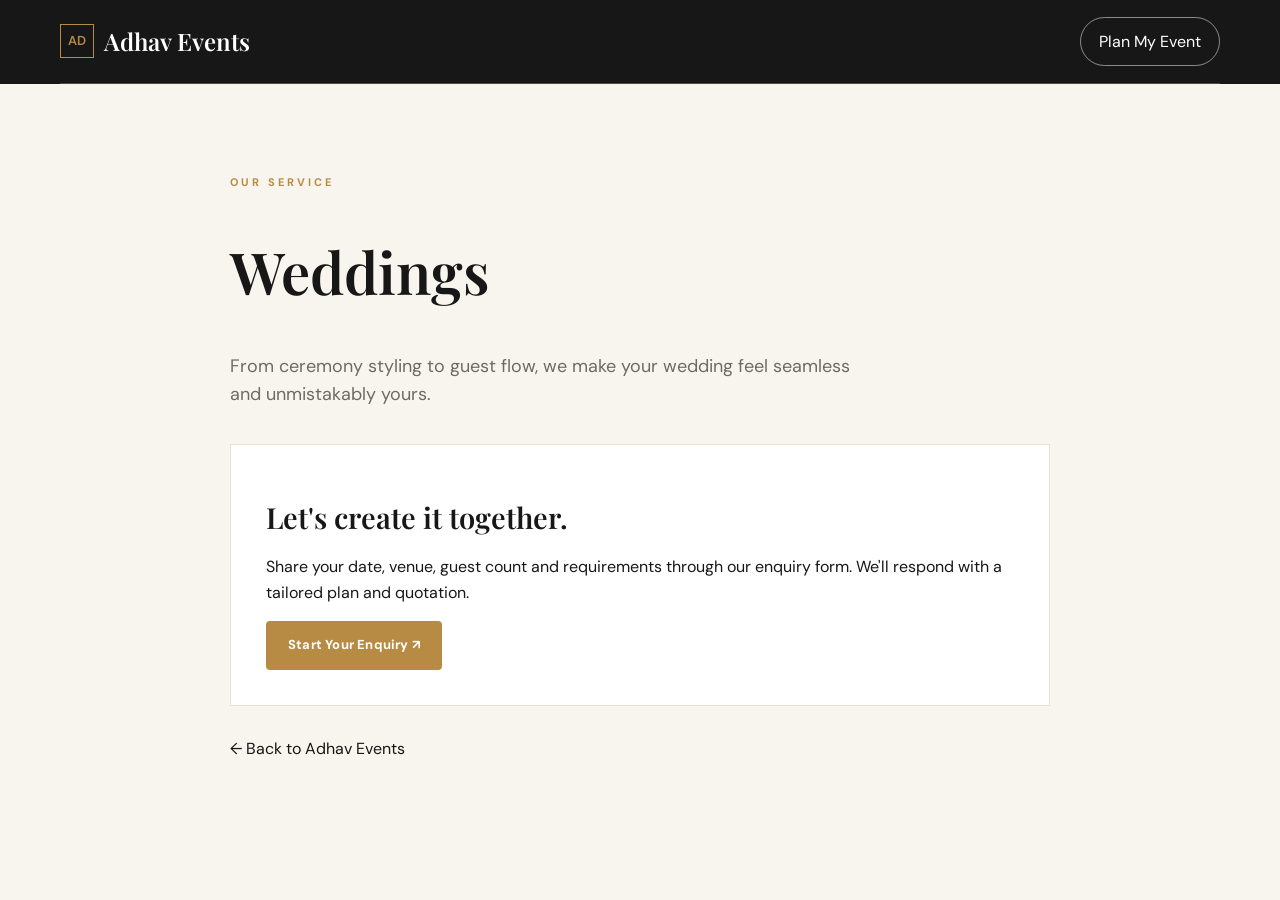
<file: weddings.html>
<!DOCTYPE html><html lang="en"><head><meta charset="UTF-8"><meta name="viewport" content="width=device-width,initial-scale=1"><title>Weddings | Adhav Events</title><link rel="stylesheet" href="style.css"><link rel="preconnect" href="https://fonts.googleapis.com"><link href="https://fonts.googleapis.com/css2?family=DM+Sans:wght@400;600;700&family=Playfair+Display:wght@600&display=swap" rel="stylesheet"></head><body><header class="site-header" style="background:#171717;position:relative"><div class="container nav"><a class="brand" href="index.html"><span>AD</span> Adhav Events</a><a class="nav-cta" href="https://forms.google.com/" target="_blank">Plan My Event</a></div></header><main><section class="section" style="padding-top:90px"><div class="container" style="max-width:820px"><p class="eyebrow">OUR SERVICE</p><h1 style="font:600 58px 'Playfair Display';line-height:1.1">Weddings</h1><p style="font-size:18px;color:#6e6a66;max-width:650px">From ceremony styling to guest flow, we make your wedding feel seamless and unmistakably yours.</p><div class="package-card" style="margin-top:35px"><h3>Let's create it together.</h3><p>Share your date, venue, guest count and requirements through our enquiry form. We'll respond with a tailored plan and quotation.</p><a class="btn btn-primary" href="https://forms.google.com/" target="_blank">Start Your Enquiry ↗</a></div><p style="margin-top:30px"><a href="index.html">← Back to Adhav Events </a></p></div></section></main></body></html>
</file>
<file: style.css>
:root{--ink:#171717;--muted:#6e6a66;--cream:#f8f5ef;--gold:#b78b43;--white:#fff;--line:#e7e1d8;--shadow:0 18px 50px rgba(25,20,15,.09)}
*{box-sizing:border-box}html{scroll-behavior:smooth}body{margin:0;font-family:"DM Sans",sans-serif;color:var(--ink);background:var(--cream);line-height:1.6}a{text-decoration:none;color:inherit}.container{width:min(1160px,92%);margin:auto}.site-header{position:absolute;z-index:5;width:100%;color:#fff}.nav{height:84px;display:flex;align-items:center;justify-content:space-between;border-bottom:1px solid rgba(255,255,255,.22)}.brand{font-family:"Playfair Display",serif;font-size:24px;font-weight:600;display:flex;align-items:center;gap:10px}.brand span{display:grid;place-items:center;width:34px;height:34px;border:1px solid var(--gold);color:var(--gold);font-size:13px;font-family:"DM Sans"}.nav nav{display:flex;align-items:center;gap:28px;font-size:14px}.nav nav a:not(.nav-cta):hover{color:#e4c58f}.nav-cta{padding:11px 18px;border:1px solid rgba(255,255,255,.5);border-radius:30px}.menu-toggle{display:none;background:none;border:0;color:#fff;font-size:26px}.hero{min-height:720px;display:flex;align-items:center;position:relative;color:#fff;background:linear-gradient(105deg,rgba(10,10,10,.83),rgba(10,10,10,.35)),url("https://images.unsplash.com/photo-1519167758481-83f550bb49b3?auto=format&fit=crop&w=1800&q=85") center/cover}.hero-content{padding-top:90px}.eyebrow{font-size:11px;letter-spacing:3px;font-weight:700;color:var(--gold);margin:0 0 15px}.hero h1,h2{font-family:"Playfair Display",serif;line-height:1.08;font-weight:600}.hero h1{font-size:clamp(52px,7vw,88px);margin:0;max-width:850px}.hero em,h2 em{color:#d6ae6d;font-style:normal}.hero-copy{max-width:590px;font-size:17px;color:#e9e5df;margin:25px 0 30px}.hero-actions{display:flex;gap:13px;flex-wrap:wrap}.btn{display:inline-flex;justify-content:center;align-items:center;padding:14px 22px;border-radius:4px;font-weight:700;font-size:13px;letter-spacing:.2px;transition:.25s}.btn:hover{transform:translateY(-2px)}.btn-primary{background:var(--gold);color:#fff}.btn-dark{background:var(--ink);color:#fff}.btn-light{background:#fff;color:var(--ink)}.btn-ghost{border:1px solid rgba(255,255,255,.45);color:#fff}.trust-row{display:flex;gap:13px;align-items:center;margin-top:70px;color:#d9d4cc;font-size:12px;flex-wrap:wrap}.section{padding:105px 0}.section-heading{text-align:center;max-width:650px;margin:0 auto 55px}.section-heading h2{font-size:48px;margin:0 0 16px}.section-heading>p:last-child{color:var(--muted)}.service-grid{display:grid;grid-template-columns:repeat(3,1fr);gap:18px}.service-card{background:#fff;padding:30px;min-height:250px;border:1px solid var(--line);transition:.25s}.service-card:hover{transform:translateY(-5px);box-shadow:var(--shadow)}.icon{font-size:30px}.service-card h3{font-family:"Playfair Display";font-size:25px;margin:15px 0 8px}.service-card p{color:var(--muted);font-size:14px}.service-card a{font-weight:700;font-size:13px;color:var(--gold)}.packages{background:#f0ebe2}.package-grid{display:grid;grid-template-columns:repeat(3,1fr);gap:20px}.package-card{background:#fff;padding:35px;border:1px solid var(--line);position:relative}.package-card.featured{border:2px solid var(--gold);transform:translateY(-10px);box-shadow:var(--shadow)}.tag{font-size:10px;letter-spacing:2px;color:var(--gold);font-weight:700}.package-card h3{font:600 29px "Playfair Display";margin:18px 0}.price{font-size:30px;font-weight:700}.price small{font-size:11px;color:var(--muted);font-weight:400}.package-card ul{list-style:none;padding:0;margin:25px 0 30px;border-top:1px solid var(--line)}.package-card li{padding:11px 0;border-bottom:1px solid var(--line);font-size:13px}.package-card li:before{content:"✓";color:var(--gold);margin-right:9px}.package-note{text-align:center;color:var(--muted);font-size:11px;margin-top:30px}.split-section{display:grid;grid-template-columns:1fr 1fr;min-height:580px;background:#171717;color:#fff}.split-image{background:url("https://images.unsplash.com/photo-1464366400600-7168b8af9bc3?auto=format&fit=crop&w=1200&q=85") center/cover}.split-copy{padding:80px max(6vw,45px);align-self:center}.split-copy h2{font-size:48px;margin:0 0 20px}.split-copy>p:not(.eyebrow){color:#c9c4bc;max-width:500px}.checks{display:grid;gap:10px;margin:28px 0;color:#eee;font-size:14px}.gallery-grid{display:grid;grid-template-columns:1.2fr .8fr .8fr;grid-template-rows:230px 230px;gap:12px}.gallery{display:flex;align-items:end;padding:22px;color:#fff;font:600 13px "DM Sans";letter-spacing:2px;background-size:cover;background-position:center}.g1{grid-row:span 2;background-image:linear-gradient(#0000,#0008),url("https://images.unsplash.com/photo-1519225421980-715cb0215aed?auto=format&fit=crop&w=900&q=80")}.g2{background-image:linear-gradient(#0000,#0008),url("https://images.unsplash.com/photo-1530103862676-de8c9debad1d?auto=format&fit=crop&w=700&q=80")}.g3{background-image:linear-gradient(#0000,#0008),url("https://images.unsplash.com/photo-1519741497674-611481863552?auto=format&fit=crop&w=700&q=80")}.g4{background-image:linear-gradient(#0000,#0008),url("https://images.unsplash.com/photo-1505373877841-8d25f7d46678?auto=format&fit=crop&w=700&q=80")}.g5{background-image:linear-gradient(#0000,#0008),url("https://images.unsplash.com/photo-1511578314322-379afb476865?auto=format&fit=crop&w=700&q=80")}.quote-section{padding:105px 0;background:#b78b43;color:#fff;text-align:center}.quote-inner h2{font-size:54px;margin:0 0 30px}.quote-section .eyebrow{color:#fff}.footer-grid{padding:65px 0;display:grid;grid-template-columns:2fr 1fr 1.4fr;gap:40px}.footer-grid>div{display:flex;flex-direction:column;gap:9px}.footer-grid p,.footer-grid a,.footer-grid span{font-size:13px;color:var(--muted)}.footer-grid h4{margin:0 0 8px}.copyright{text-align:center;border-top:1px solid var(--line);padding:20px;font-size:11px;color:var(--muted)}
@media(max-width:800px){.nav{height:70px}.menu-toggle{display:block}.nav nav{display:none;position:absolute;top:70px;left:0;width:100%;background:#171717;padding:20px;flex-direction:column;align-items:stretch}.nav nav.open{display:flex}.nav-cta{text-align:center}.hero{min-height:680px}.hero h1{font-size:52px}.trust-row{margin-top:45px}.section{padding:75px 0}.section-heading h2,.split-copy h2{font-size:38px}.service-grid,.package-grid,.footer-grid{grid-template-columns:1fr}.package-card.featured{transform:none}.split-section{grid-template-columns:1fr}.split-image{min-height:350px}.gallery-grid{grid-template-columns:1fr 1fr;grid-template-rows:220px 220px 220px}.g1{grid-row:span 2}.g5{grid-column:span 2}.quote-inner h2{font-size:40px}.footer-grid{gap:28px}}
@media(max-width:480px){.hero h1{font-size:45px}.hero-copy{font-size:15px}.hero-actions .btn{width:100%}.gallery-grid{display:grid;grid-template-columns:1fr;grid-template-rows:220px}.g1,.g5{grid-column:auto;grid-row:auto}}
</file>
